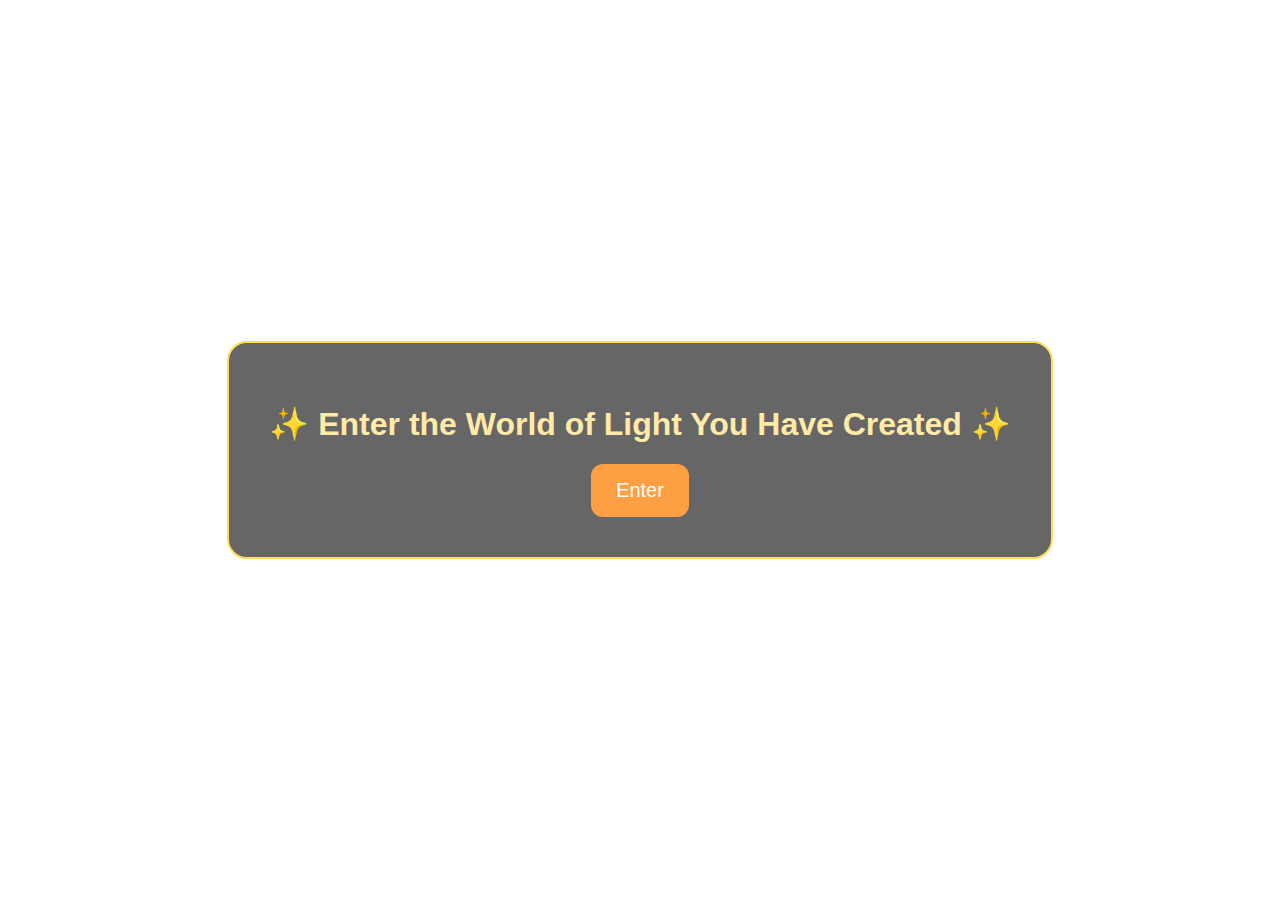
<file: index.html>
<!DOCTYPE html>
<html lang="en">
<head>
  <meta charset="UTF-8" />
  <title>Diwali For You ❤️</title>
  <link rel="stylesheet" href="style.css" />
</head>
<body>
  <div class="container">
    <h1>✨ Enter the World of Light You Have Created ✨</h1>
    <button id="enterBtn">Enter</button>
  </div>

  <script>
    document.getElementById("enterBtn").onclick = () => {
      window.location.href = "games/cleaning-spree/index.html";
    };
  </script>
</body>
</html>
</file>
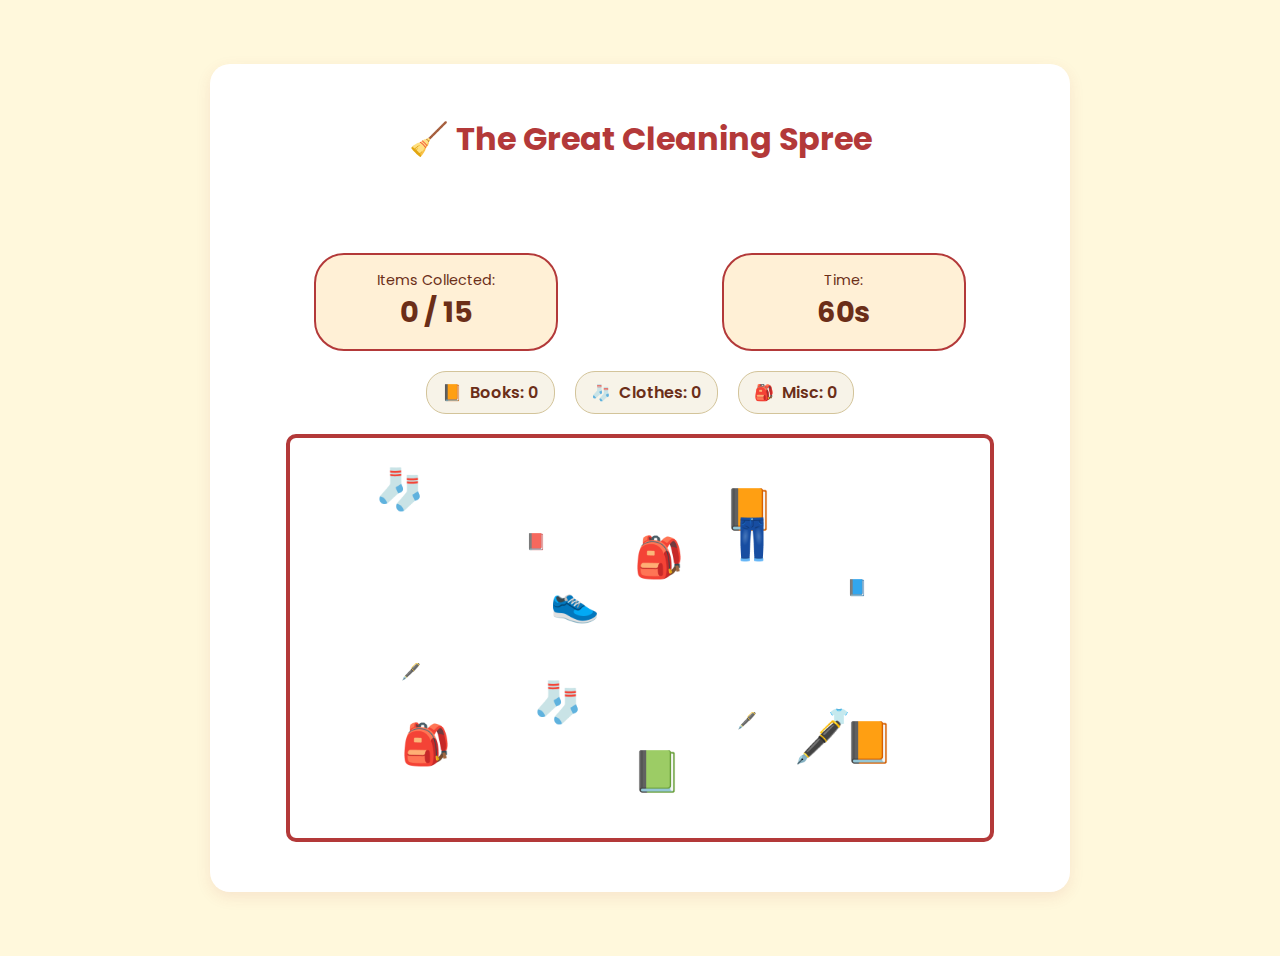
<file: games/cleaning-spree/index.html>
<!DOCTYPE html>
<html lang="en">
<head>
  <meta charset="UTF-8">
  <meta name="viewport" content="width=device-width, initial-scale=1.0">
  <title>The Great Cleaning Spree</title>
  <link rel="stylesheet" href="style.css">
  <link href="https://fonts.googleapis.com/css2?family=Poppins:wght@400;600;700&display=swap" rel="stylesheet">
</head>
<body>
  <div class="game-container">
    <h1 class="game-title">🧹 The Great Cleaning Spree</h1>
    
    <div id="game-status">
        </div>

    <div class="score-board">
        <div class="score-box collected-box">
            <span class="box-label">Items Collected:</span>
            <span class="score-value" id="items-collected">0 / 15</span>
        </div>
        <div class="score-box time-box">
            <span class="box-label">Time:</span>
            <span class="score-value" id="time-left">60s</span>
        </div>
    </div>
    
    <div class="item-list">
        <div class="item-category">
            <span role="img" aria-label="Books icon">📙</span>
            <span id="books-count">Books: 0</span>
        </div>
        <div class="item-category">
            <span role="img" aria-label="Clothes icon">🧦</span>
            <span id="clothes-count">Clothes: 0</span>
        </div>
        <div class="item-category">
            <span role="img" aria-label="Misc icon">🎒</span>
            <span id="misc-count">Misc: 0</span>
        </div>
    </div>

    <div id="room">
      </div>

    <button id="nextBtn" class="next-button" style="display: none;">Next</button>
  </div>

  <script src="script.js"></script>
</body>
</html>
</file>
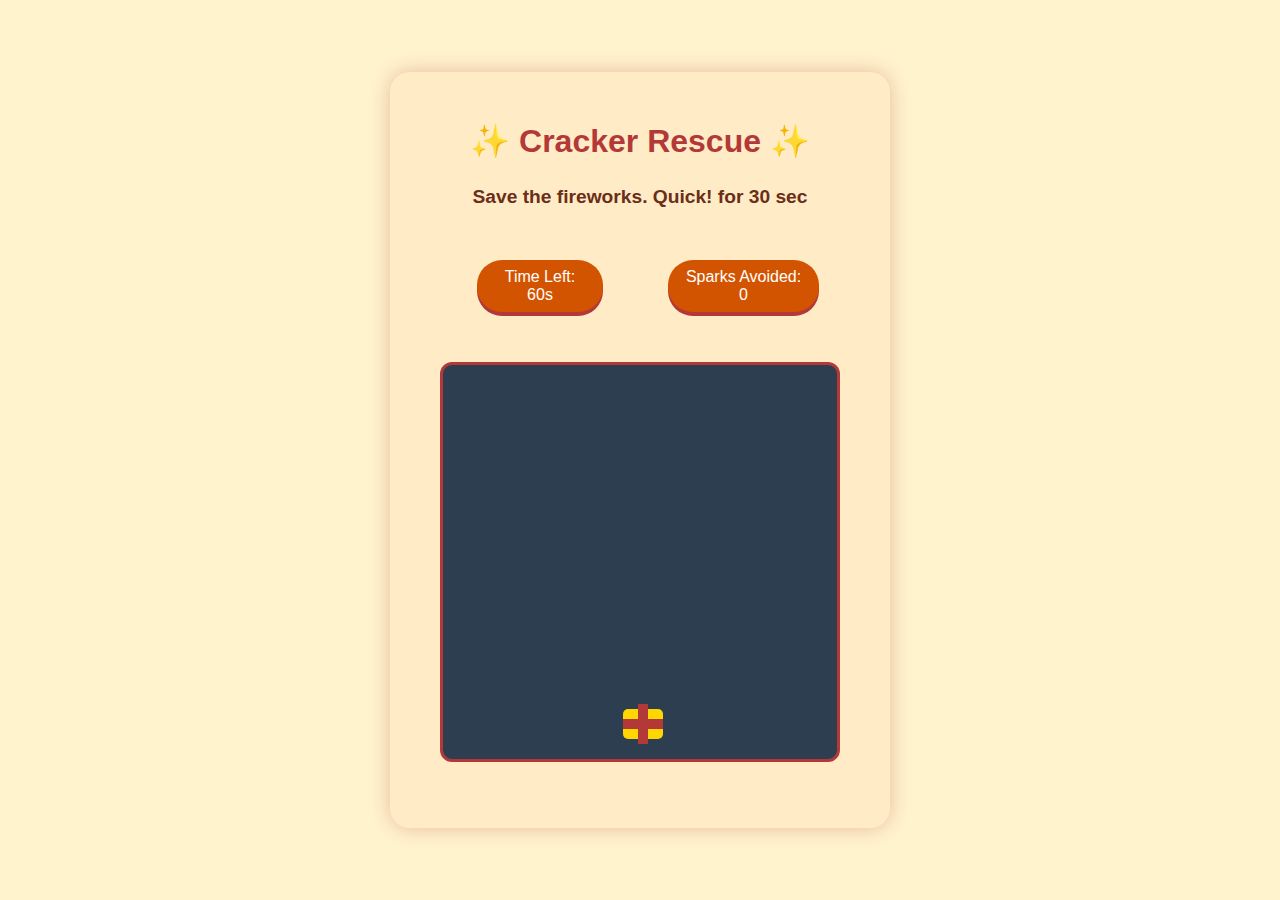
<file: games/cracker-rescue/index.html>
<!DOCTYPE html>
<html lang="en">
<head>
    <meta charset="UTF-8">
    <meta name="viewport" content="width=device-width, initial-scale=1.0">
    <title>Save the Sparkle - Diwali Game</title>
    <link rel="stylesheet" href="style.css">
</head>
<body>
    <div class="game-container">
        <h1>✨ Cracker Rescue ✨</h1>
        <p id="message" class="message">Save the fireworks. Quick! for 30 sec</p>

        <div class="info-container">
            <div class="score-box">Time Left: <span id="timeLeft">60</span>s</div>
            <div class="score-box">Sparks Avoided: <span id="score">0</span></div>
        </div>
        
        <div id="gameArea">
            <div id="player"></div>
                        <div id="explosion">💥</div> 
        </div>

        <a href="../laxmi-trail/index.html" id="nextBtn" class="next-button">Next</a>
    </div>

    <script src="script.js"></script>
</body>
</html>
</file>
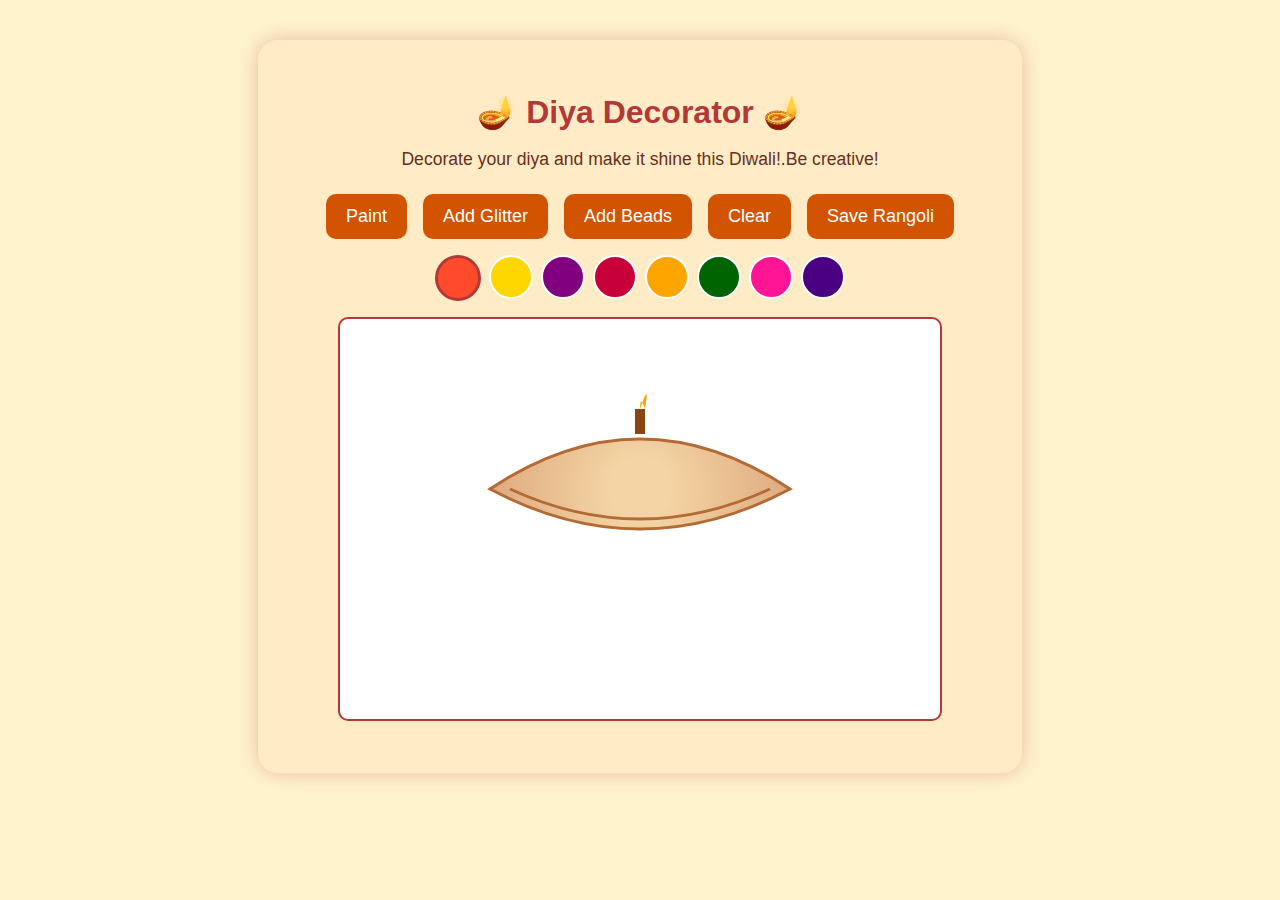
<file: games/diya-decorator/index.html>
<!DOCTYPE html>
<html lang="en">
<head>
    <meta charset="UTF-8">
    <meta name="viewport" content="width=device-width, initial-scale=1.0">
    <title>Diya Decorator - Diwali Games</title>
    <link rel="stylesheet" href="style.css">
</head>
<body>
    <div class="game-container">
        <h1>🪔 Diya Decorator 🪔</h1>
        <p class="message">Decorate your diya and make it shine this Diwali!.Be creative!</p>

        <div class="tools">
            <button id="paint-btn" class="active">Paint</button>
            <button id="glitter-btn">Add Glitter</button>
            <button id="bead-btn">Add Beads</button>
            <button id="clear-btn">Clear</button>
            <button id="save-btn">Save Rangoli</button>
        </div>

        <div class="color-picker">
            <div class="color-option active" style="background-color: #FF4B2B;"></div>
            <div class="color-option" style="background-color: #FFD700;"></div>
            <div class="color-option" style="background-color: #800080;"></div>
            <div class="color-option" style="background-color: #C70039;"></div>
            <div class="color-option" style="background-color: #FFA500;"></div>
            <div class="color-option" style="background-color: #006400;"></div>
            <div class="color-option" style="background-color: #FF1493;"></div>
            <div class="color-option" style="background-color: #4B0082;"></div>
        </div>

        <div class="canvas-container">
            <canvas id="diya-canvas" width="600" height="400"></canvas>
        </div>

        <p class="message" id="save-message" style="display:none;"></p>
        <a href="../light-the-night/index.html" class="next-button" id="next-btn">Next</a>
    </div>

    <script src="script.js"></script>
</body>
</html>
</file>
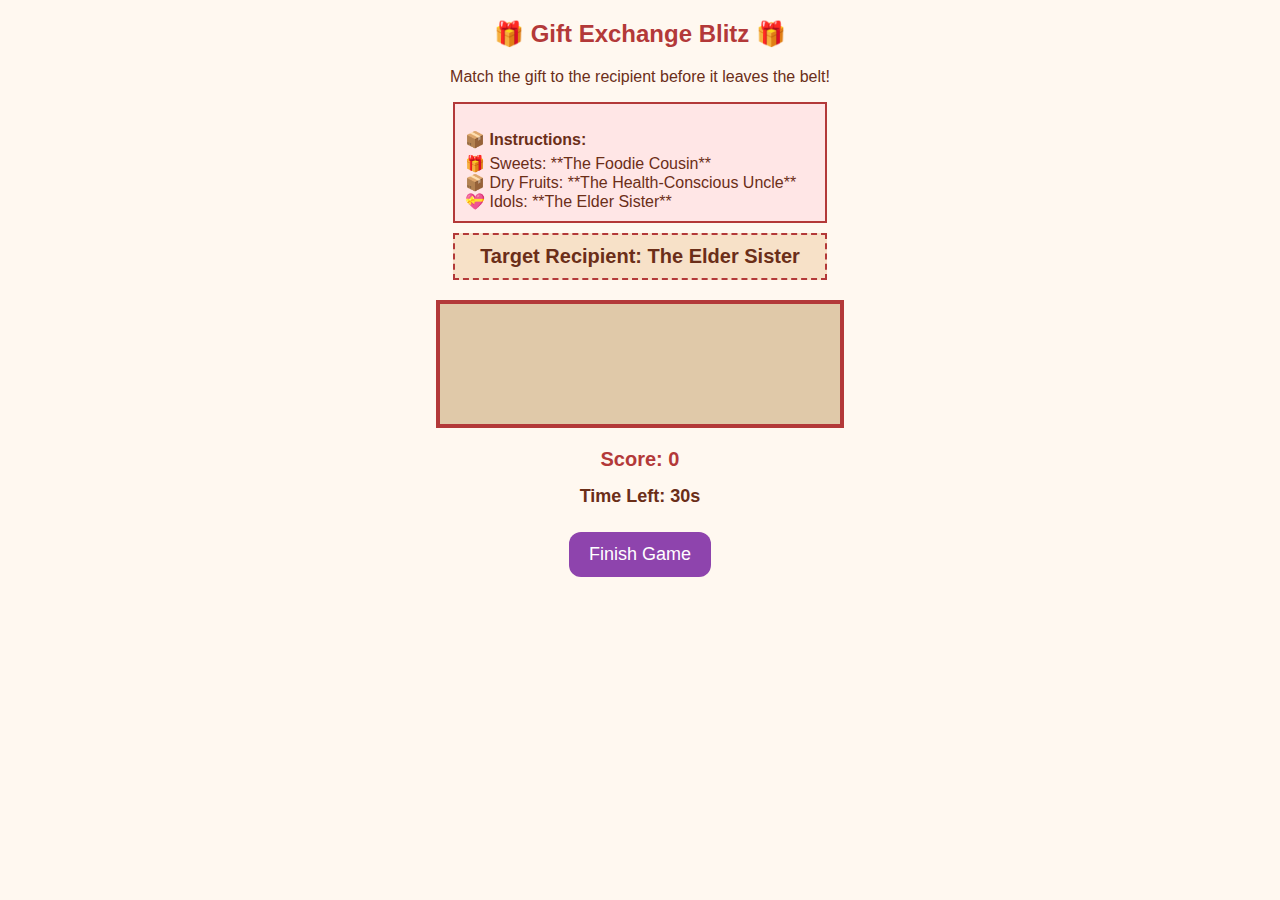
<file: games/gift-exchange-blitz/index.html>
<!DOCTYPE html>
<html lang="en">
<head>
    <meta charset="UTF-8">
    <title>Gift Exchange Blitz</title>
    <link rel="stylesheet" href="style.css">
</head>
<body>
    <script src="script.js"></script>
</body>
</html>
</file>
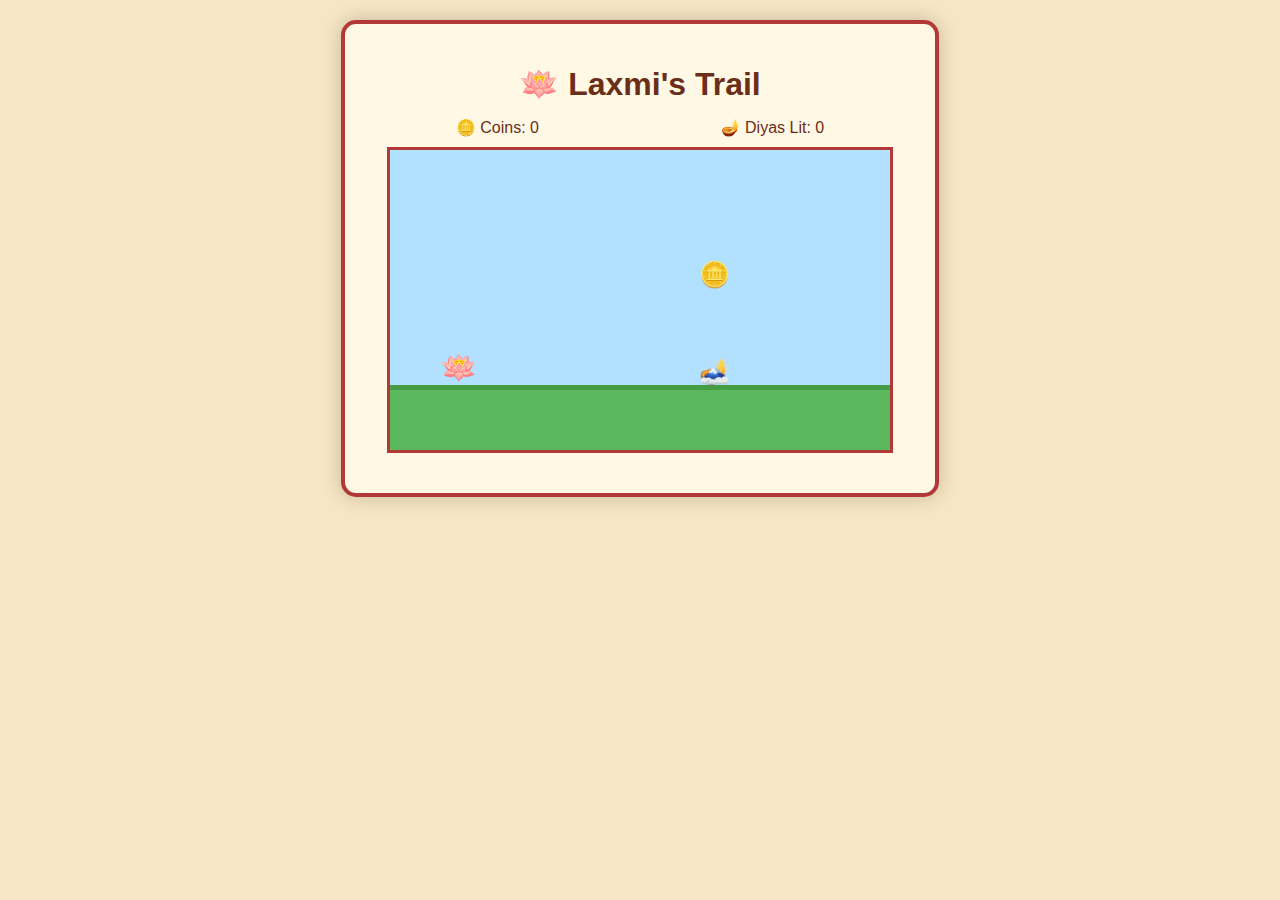
<file: games/laxmi-trail/index.html>
<!DOCTYPE html>
<html lang="en">
<head>
  <meta charset="UTF-8">
  <title>Laxmi's Trail</title>
  <link rel="stylesheet" href="style.css">
</head>
<body>
  <div class="game-container">
    <h1>🪷 Laxmi's Trail</h1>
    <div class="score-container">
      <div class="coins">🪙 Coins: <span id="coin-count">0</span></div>
      <div class="diyas">🪔 Diyas Lit: <span id="diya-count">0</span></div>
    </div>

    <div id="gameArea">
      <div id="player">🪷</div>
      <div id="ground"></div> 
    </div>

    <div id="message" class="hidden"></div>
    <button id="nextBtn" class="hidden">Next</button>
    <button id="replayBtn" class="hidden">Replay</button>
  </div>

  <script src="script.js"></script>
</body>
</html>
</file>
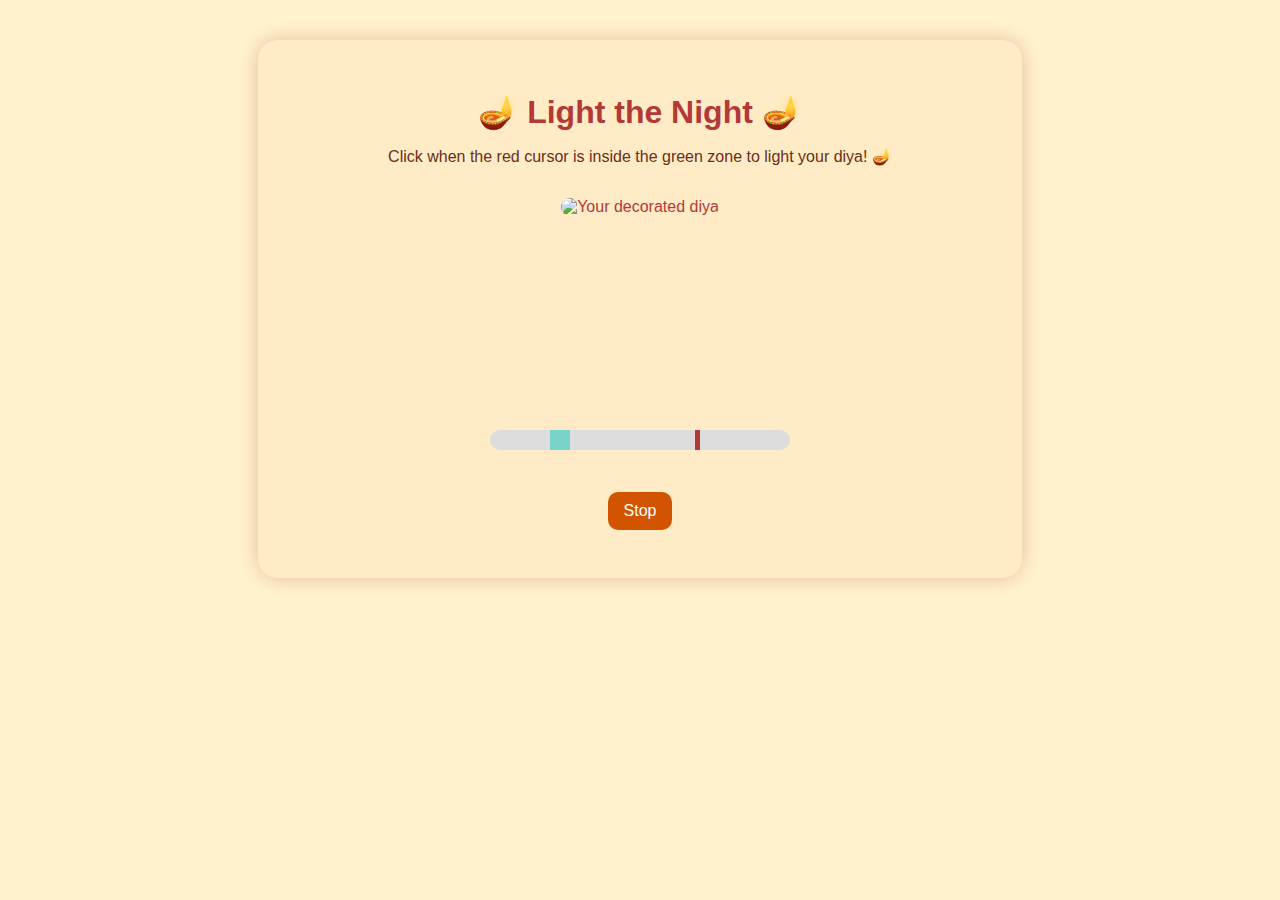
<file: games/light-the-night/index.html>
<!DOCTYPE html>
<html lang="en">
<head>
<meta charset="UTF-8">
<meta name="viewport" content="width=device-width, initial-scale=1.0">
<title>Light the Night - Diwali Games</title>
<link rel="stylesheet" href="style.css">
</head>
<body>

<div class="game-container">
    <h1>🪔 Light the Night 🪔</h1>
    <p class="instructions">Click when the red cursor is inside the green zone to light your diya! 🪔 </p>
    
    <div class="diya-container">
        <img id="decorated-diya" alt="Your decorated diya">
        <div class="flame"></div>
        <div class="wind"></div>
    </div>

    <div class="timing-bar">
        <div class="sweet-spot"></div>
        <div class="cursor"></div>
    </div>
    <div class="controls">
    <button id="stop-btn">Stop</button>
    </div>
    <p class="message" id="sexy-message"></p>
    <a href="../kandil-papercraft/index.html" class="next-button" id="next-btn">Next</a>
</div>

<script src="script.js"></script>
</body>
</html>
</file>
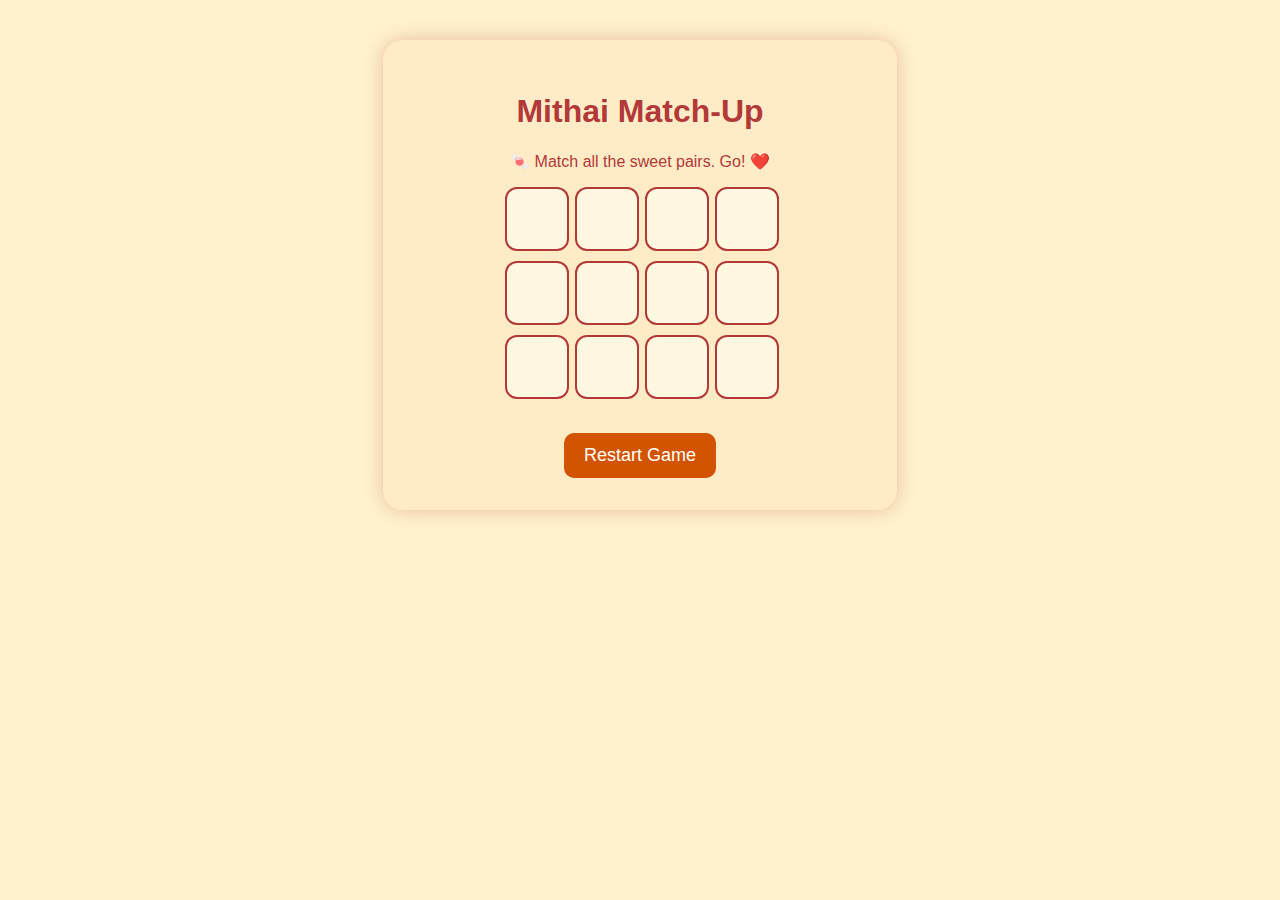
<file: games/mithai-match/index.html>
<!DOCTYPE html>
<html lang="en">
<head>
    <meta charset="UTF-8">
    <meta name="viewport" content="width=device-width, initial-scale=1.0">
    <title>Mithai Match-Up - Diwali Games</title>
    <link rel="stylesheet" href="style.css">
</head>
<body>
    <div class="game-container">
        <h1>Mithai Match-Up</h1>

        <p class="message">🍬 Match all the sweet pairs. Go! ❤️</p>

        <div id="game-board"></div>

        <button id="restart-btn">Restart Game</button>

        <!-- HIDDEN MESSAGE SHOWN AFTER WIN -->
        <p id="win-message" class="hidden">
            I've got a sweet treat that needs to be matched with your mouth... and I promise it's homemade and absolutely delicious. Ready to see if we're a perfect pair?
        </p>

        <!-- HIDDEN NEXT BUTTON -->
        <a href="../rangoli/index.html" id="next-btn" class="next-button hidden">
            Next
        </a>
    </div>

    <script src="script.js"></script>
</body>
</html>
</file>
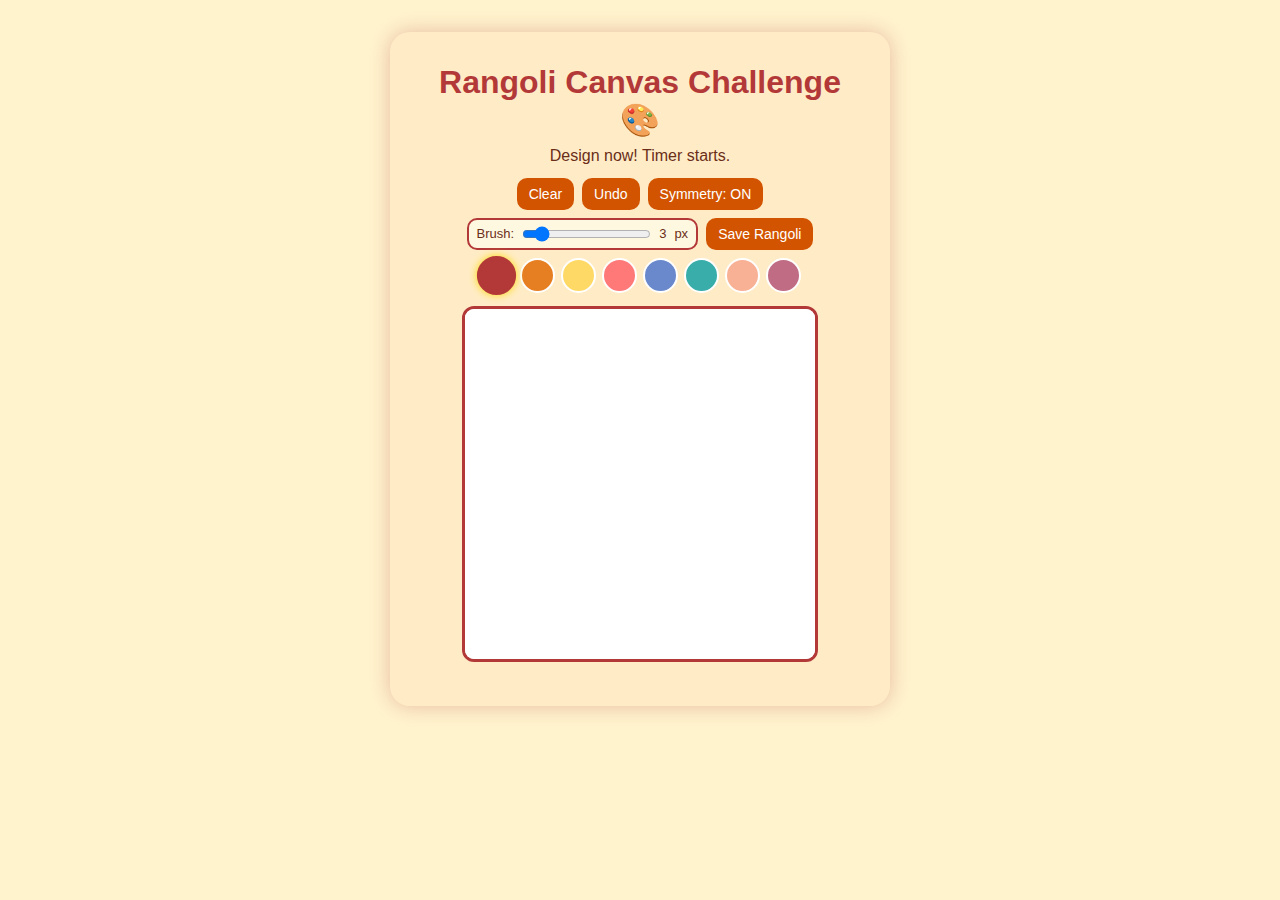
<file: games/rangoli/index.html>
<!DOCTYPE html>
<html lang="en">
<head>
  <meta charset="utf-8" />
  <meta name="viewport" content="width=device-width,initial-scale=1" />
  <title>Digital Rangoli Creator</title>
  <link rel="stylesheet" href="style.css" />
</head>
<body>
  <div class="game-container">
    <h1>Rangoli Canvas Challenge 🎨</h1>
    <p class="message">Design now! Timer starts.</p>

    <div class="tools">
      <button id="clear-btn">Clear</button>
      <button id="undo-btn">Undo</button>
      <button id="symmetry-btn">Symmetry: ON</button>

      <label class="brush-label">
        Brush:
        <input id="brush-size" type="range" min="1" max="20" value="3" />
        <span id="brush-value">3</span> px
      </label>

      <button id="save-btn">Save Rangoli</button>
    </div>

    <div class="color-picker" aria-hidden="false"></div>

    <canvas id="rangoli-canvas" width="350" height="350"></canvas>

    <p class="sexy-message" id="sexy-msg" style="display:none;">
      Let's forget the floor and make a beautiful design... but this time, it'll be a full-body pattern just for you. Get ready for some vibrant coloring.
    </p>

    <a href="../diya-decorator/index.html" class="next-button" id="next-btn" style="display:none;">
      Next
    </a>
  </div>

  <script src="script.js"></script>
</body>
</html>
</file>
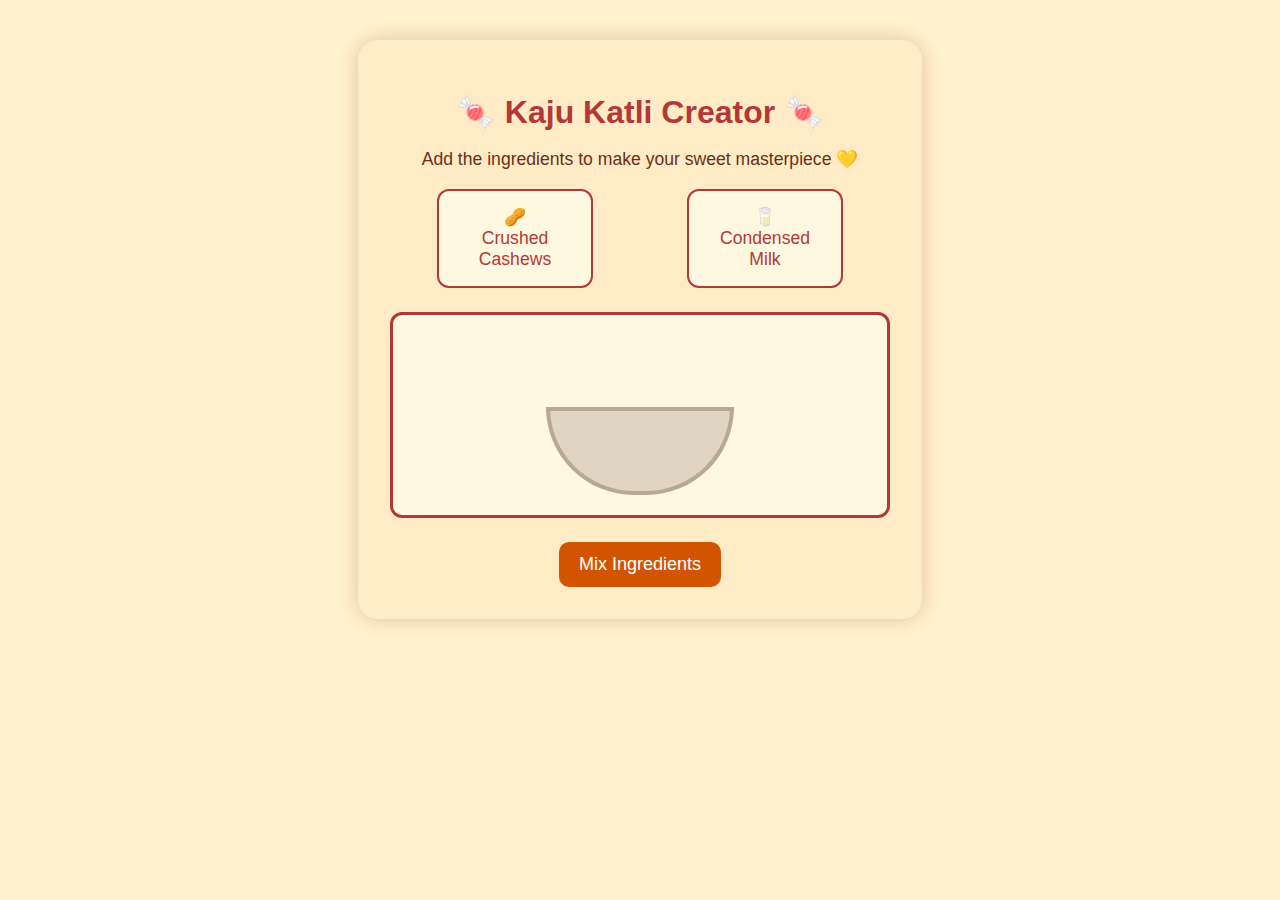
<file: games/sweet-chef/index.html>
<!DOCTYPE html>
<html lang="en">
<head>
    <meta charset="UTF-8">
    <meta name="viewport" content="width=device-width, initial-scale=1.0">
    <title>Kaju Katli Creator</title>
    <link rel="stylesheet" href="style.css">
</head>
<body>

<div class="game-container">
    <h1>🍬 Kaju Katli Creator 🍬</h1>
    <p class="message">Add the ingredients to make your sweet masterpiece 💛</p>

    <div class="ingredients">
        <div class="ingredient" id="cashews">🥜<br>Crushed Cashews</div>
        <div class="ingredient" id="milk">🥛<br>Condensed Milk</div>
    </div>

    <div class="kitchen-scene">
        <div class="bowl"></div>
        <div class="mixture"></div>
        <div class="final-sweet"></div>
    </div>

    <button class="mix-button" disabled>Mix Ingredients</button>

    <p class="done-message" style="display:none;"></p>

    <a href="../mithai-match/index.html" class="next-button" style="display:none;">Next</a>

</div>

<script src="script.js"></script>
</body>
</html>
</file>
<file: style.css>
body {
  margin: 0;
  height: 100vh;
  background: url('https://i.pinimg.com/1200x/57/eb/92/57eb92f72fefd86f76582f5eba0a7f2f.jpg') center/cover no-repeat;
  display: flex;
  justify-content: center;
  align-items: center;
  font-family: 'Poppins', sans-serif;
}

.container {
  text-align: center;
  background: rgba(0,0,0,0.6);
  padding: 40px;
  border-radius: 20px;
  color: #ffeaa7;
  border: 2px solid #ffdd59;
}

button {
  background: #ff9f43;
  border: none;
  padding: 15px 25px;
  font-size: 20px;
  border-radius: 12px;
  cursor: pointer;
  color: white;
}

button:hover {
  background: #ff793f;
}
</file>
<file: games/cleaning-spree/style.css>
body {
  text-align: center;
  /* Soft, neutral background from your theme */
  background: #fff8dc; 
  font-family: 'Poppins', sans-serif;
  color: #6b2e18;
  padding: 20px;
  display: flex;
  justify-content: center;
  align-items: center;
  min-height: 100vh;
}

.game-container {
    background: #ffffff; /* White card */
    padding: 30px;
    border-radius: 20px;
    box-shadow: 0 5px 15px rgba(179, 57, 57, 0.1); /* Subtle shadow using a theme color */
    max-width: 800px;
    width: 95%;
}

.game-title {
  color: #b33939; /* Deep Red/Maroon */
  margin-bottom: 20px;
  font-size: 2rem;
}

/* --- Score Board Styling (Simplified) --- */
.score-board {
    display: flex;
    justify-content: space-around;
    gap: 15px;
    margin: 20px 0;
}

.score-box {
    padding: 15px 30px;
    border-radius: 30px;
    color: #6b2e18; /* Text color */
    min-width: 180px;
    /* Plain color theme, light background */
    background: #fff0d6; /* A slightly darker version of body bg */
    border: 2px solid #b33939; /* Simple border */
    box-shadow: none;
}

.box-label {
    display: block;
    font-size: 0.9rem;
    font-weight: 400;
}

.score-value {
    font-size: 1.8rem;
    font-weight: 700;
}

/* --- Item Categories --- */
.item-list {
    display: flex;
    justify-content: center;
    gap: 20px;
    margin-bottom: 20px;
    flex-wrap: wrap;
}

.item-category {
    display: flex;
    align-items: center;
    gap: 8px;
    /* Simple, light-colored background for categories */
    background: #f7f3e8; 
    padding: 8px 15px;
    border-radius: 20px;
    font-weight: 600;
    color: #6b2e18;
    border: 1px solid #d3c49a;
}

/* --- Room/Game Area --- */
#room {
  width: 100%;
  max-width: 700px;
  height: 400px;
  margin: 20px auto;
  border: 4px solid #b33939;
  background-size: cover;
  background-position: center;
  /* Initial Cluttered Background */
  background-image: url('https://i.pinimg.com/1200x/1d/46/bd/1d46bd3d624999e93c00d0575a2268c4.jpg'); 
  position: relative;
  overflow: hidden;
  border-radius: 10px;
  transition: background-image 1s ease-in-out;
}

/* New clean background for when the game is won */
#room.clean {
    background-image: url('https://i.pinimg.com/736x/b7/47/2b/b7472b76c0f387b91d79bcd234622889.jpg'); 
    border-color: #4CAF50; /* Still nice to have a visual success indicator */
}

/* --- Hidden Items --- */
.item {
  position: absolute;
  cursor: pointer;
  transition: transform 0.2s;
  font-size: 2.5rem; 
  line-height: 1;
}

.item-small {
    font-size: 1rem; 
    opacity: 0.8;
}

.item:hover {
  transform: scale(1.3) rotate(5deg);
}

/* --- Success Message --- */
#game-status {
    min-height: 50px;
    margin-bottom: 15px;
    color: #4CAF50;
    font-size: 1.1rem;
}

.success-message {
    font-size: 1.5rem;
    font-weight: 700;
    color: #b33939; /* Theme color for the main message */
}

/* --- Next Button --- */
.next-button {
  margin-top: 25px;
  padding: 15px 30px;
  border:none;
  border-radius: 30px;
  /* Plain purple color from your original button style */
  background: #8e44ad;
  color:white;
  font-size: 1.2rem;
  font-weight: 600;
  cursor: pointer;
  transition: background 0.2s, transform 0.2s;
}

.next-button:hover {
  background: #732d91; /* Darker purple on hover */
  transform: translateY(-1px);
}
</file>
<file: games/cracker-rescue/style.css>
/* General Styles */
* {
    margin: 0;
    padding: 0;
    box-sizing: border-box;
}

body {
    text-align: center;
    background: #fff3cd; /* Light Yellow/Khaki */
    font-family: 'Arial', sans-serif; /* Fallback font */
    color: #b33939; /* Deep Red/Brown */
    padding: 2rem;
    min-height: 100vh;
    display: flex;
    flex-direction: column;
    align-items: center;
    justify-content: center;
}

.game-container {
    background: #ffecc7; /* Lighter Yellow/Orange */
    padding: 2rem;
    border-radius: 20px;
    max-width: 500px;
    width: 100%;
    margin: auto;
    box-shadow: 0 0 20px rgba(179,57,57,0.3);
}

h1 { 
    color: #b33939; 
    margin-bottom: 0.5rem; 
}

#message { 
    color: #6b2e18; /* Darker Brown */
    font-size: 1.2rem; 
    min-height: 1.5rem;
    margin-bottom: 1rem;
    font-weight: bold;
}

/* Game Area */
#gameArea {
    width: 400px;
    height: 400px;
    border: 3px solid #b33939; /* Deep Red/Brown Border */
    border-radius: 12px;
    margin: 1rem auto;
    position: relative;
    overflow: hidden;
    background: #2c3e50; /* Dark background for visibility */
}

/* Player (Gift Box) */
#player {
    width: 50px;
    height: 50px;
    /* Player as a stylized Gift Box */
    background: url('data:image/svg+xml;utf8,<svg xmlns="http://www.w3.org/2000/svg" viewBox="0 0 50 50"><rect x="5" y="10" width="40" height="30" fill="%23FFD700" rx="5"/><rect x="20" y="5" width="10" height="40" fill="%23b33939"/><rect x="5" y="20" width="40" height="10" fill="%23b33939"/></svg>') center/contain no-repeat;
    position: absolute;
    bottom: 10px;
    left: 175px;
    transition: left 0.1s ease-out;
}

/* Sparkler Spark */
.spark {
    width: 8px;
    height: 8px;
    background: #ffd700; /* Gold/Yellow color for a spark */
    position: absolute;
    top: 0;
    border-radius: 50%;
    box-shadow: 0 0 5px #ffd700, 0 0 10px #e67e22; 
    animation: pulse 0.5s infinite alternate;
}

@keyframes pulse {
    0% { transform: scale(1); }
    100% { transform: scale(1.5); }
}

/* Explosion Effect */
#explosion {
    position: absolute;
    top: 50%;
    left: 50%;
    transform: translate(-50%, -50%);
    font-size: 5rem;
    pointer-events: none; /* Allows clicks to pass through */
    display: none; /* Initially hidden */
    z-index: 10;
    animation: explodeFade 0.5s ease-out forwards;
}

@keyframes explodeFade {
    0% { transform: translate(-50%, -50%) scale(0.5); opacity: 1; }
    100% { transform: translate(-50%, -50%) scale(2); opacity: 0; }
}


/* Score/Time Display */
.info-container {
    display: flex;
    justify-content: space-around;
    margin: 1rem 0;
    gap: 10px;
}

.score-box {
    background: #d35400; /* Orange/Red from the theme */
    color: white;
    padding: 0.5rem 1rem;
    border-radius: 25px;
    flex-grow: 1;
    box-shadow: 0 4px #b33939; /* 3D effect */
}

/* Next Button */
.next-button {
    margin-top: 25px;
    padding: 10px 16px;
    border: none;
    border-radius: 12px;
    background: #4ECDC4; /* Teal color */
    color: white;
    font-size: 1.05rem;
    cursor: pointer;
    display: none; /* Initially hidden */
    transition: transform 0.2s, box-shadow 0.2s;
    text-decoration: none;
}

.next-button:hover {
    transform: translateY(-2px);
    box-shadow: 0 5px 15px rgba(78, 205, 196, 0.4);
}
</file>
<file: games/diya-decorator/style.css>
body {
    text-align: center;
    background: #fff3cd; /* warm festive background */
    font-family: 'Poppins', sans-serif;
    color: #b33939;
    padding: 2rem;
}

.game-container {
    background: #ffecc7;
    padding: 2rem;
    border-radius: 20px;
    max-width: 700px;
    margin: auto;
    box-shadow: 0 0 20px rgba(179, 57, 57, 0.3);
}

h1 {
    color: #b33939;
    margin-bottom: 0.5rem;
}

.message {
    font-size: 1.1rem;
    margin-bottom: 1.5rem;
    color: #6b2e18;
}

.tools {
    display: flex;
    justify-content: center;
    gap: 1rem;
    flex-wrap: wrap;
    margin-bottom: 1rem;
}

.color-picker {
    display: flex;
    justify-content: center;
    gap: 0.5rem;
    flex-wrap: wrap;
    margin-bottom: 1rem;
}

.color-option {
    width: 40px;
    height: 40px;
    border-radius: 50%;
    border: 2px solid white;
    cursor: pointer;
    transition: transform 0.2s;
}

.color-option:hover { transform: scale(1.1); }
.color-option.active { border: 3px solid #b33939; }

.canvas-container { margin: auto; margin-bottom: 1rem; }
#diya-canvas {
    border: 2px solid #b33939;
    border-radius: 10px;
    background: white;
    cursor: crosshair;
}

button {
    background: #d35400;
    border: none;
    padding: 12px 20px;
    font-size: 18px;
    border-radius: 10px;
    color: white;
    cursor: pointer;
    transition: transform 0.2s, box-shadow 0.2s;
}

button:hover { background: #e67e22; }

.next-button {
    display: none;
    margin-top: 15px;
    padding: 12px 20px;
    background: #4ECDC4;
    color: white;
    border-radius: 12px;
    text-decoration: none;
}

.next-button:hover { box-shadow: 0 5px 15px rgba(78, 205, 196, 0.4); }
</file>
<file: games/gift-exchange-blitz/style.css>
body {
    text-align: center;
    background: #fff8f0;
    font-family: 'Poppins', sans-serif;
    color: #6b2e18;
    margin: 0;
    padding: 0;
}

h2 {
    color: #b33939;
}

#target-display {
    margin: 10px auto;
    padding: 10px;
    background: #f7e1c8;
    border: 2px dashed #b33939;
    width: 350px;
    font-size: 20px;
    font-weight: bold;
}

#instructions {
    margin: 10px auto; 
    padding: 10px; 
    background: #ffe6e6; 
    border: 2px solid #b33939; 
    width: 350px; 
    font-size: 16px;
    text-align: left;
}

#instructions ul {
    list-style: none;
    padding: 0;
    margin: 5px 0 0 0;
}

#belt {
    width: 400px;
    height: 120px;
    margin: 20px auto;
    background: #e0c9a9;
    position: relative;
    overflow: hidden;
    border: 4px solid #b33939;
}

/* Base gift style - uses padding to size the container for the emoji */
.gift {
    width: 50px;
    height: 50px;
    position: absolute;
    top: 35px;
    cursor: pointer;
    transition: transform 0.2s, box-shadow 0.3s;
    border-radius: 8px;
    /* Center the emoji */
    display: flex;
    justify-content: center;
    align-items: center;
    font-size: 30px; /* Size of the emoji */
}

/* Emojis applied via the ::before pseudo-element */
.sweets::before {
    content: '🎁';
}

.dry-fruits::before {
    content: '📦';
}

.idols::before {
    content: '💝';
}

.gift:hover {
    transform: scale(1.2);
    box-shadow: 0 0 10px rgba(255, 215, 0, 0.8);
}

/* Feedback classes for a visual "flash" */
.correct-match {
    background-color: #4CAF50;
    opacity: 0.5;
}

.incorrect-match {
    background-color: #F44336;
    opacity: 0.5;
}

button {
    margin-top: 25px;
    padding: 12px 20px;
    border: none;
    border-radius: 12px;
    background: #8e44ad;
    color: white;
    font-size: 18px;
    cursor: pointer;
    transition: background 0.2s;
}

button:hover {
    background: #732d91;
}

#score, #timer {
    margin-top: 15px;
    font-size: 20px;
    font-weight: bold;
    color: #b33939;
}

#timer {
    font-size: 18px;
    color: #6b2e18;
}

/* Style for the Final Message Container */
.final-message-container {
    padding: 20px; 
    margin: 30px auto; 
    max-width: 650px; 
    background: linear-gradient(145deg, #ffd700, #ff8c00); 
    border-radius: 20px; 
    border: 5px solid #8e44ad; 
    color: #6b2e18; 
    box-shadow: 0 10px 20px rgba(0,0,0,0.4); 
    text-align: center;
}
</file>
<file: games/laxmi-trail/style.css>
body {
  text-align: center;
  background: #f7e6c3; /* Lighter background */
  font-family: 'Poppins', sans-serif;
  color: #6b2e18;
}

.game-container {
  max-width: 550px; /* Slightly wider */
  margin: 20px auto;
  background: #fff8e5;
  border: 4px solid #b33939; /* Thicker border */
  padding: 20px;
  border-radius: 15px;
  box-shadow: 0 0 20px rgba(0, 0, 0, 0.2);
}

h1 {
  margin-bottom: 15px;
}

.score-container {
    display: flex;
    justify-content: space-around;
    margin-bottom: 10px;
}

#gameArea {
  width: 500px; /* Wider game area */
  height: 300px;
  margin: 0 auto 20px;
  border: 3px solid #b33939;
  position: relative;
  overflow: hidden;
  background: #b2e0ff; /* Sky color */
  font-size: 30px;
}

#ground {
    position: absolute;
    bottom: 0;
    left: 0;
    width: 100%;
    height: 60px; /* Ground height */
    background: #5cb85c; /* Grass color */
    border-top: 5px solid #449d44;
    z-index: 1; /* Ensure ground is behind most items */
}

#player {
  position: absolute;
  /* Adjusted to sit on top of the new ground element (60px height) */
  bottom: 65px; 
  left: 50px;
  transition: bottom 0.1s; /* Smooth movement */
  z-index: 10;
}

.item {
  position: absolute;
  font-size: 25px;
  z-index: 5;
}

.coin { color: gold; }
.diya { color: orange; }
.obstacle { color: grey; }

.house { 
    /* Made the house much bigger */
    font-size: 80px; 
    bottom: 40px !important; /* Force it to the ground */
    z-index: 8;
}

.hidden { display: none; }

#nextBtn, #replayBtn {
  margin: 10px;
  padding: 10px 20px;
  font-size: 18px;
  border-radius: 12px;
  border: none;
  background: #e67e22; /* Diwali-themed color */
  color: white;
  cursor: pointer;
}

#nextBtn:hover, #replayBtn:hover { background: #d35400; }
</file>
<file: games/light-the-night/style.css>
body {
    text-align: center;
    background: #fff3cd; /* warm festive background */
    font-family: 'Poppins', sans-serif;
    color: #b33939;
    padding: 2rem;
}

.game-container {
    background: #ffecc7;
    padding: 2rem;
    border-radius: 20px;
    max-width: 700px;
    margin: auto;
    box-shadow: 0 0 20px rgba(179, 57, 57, 0.3);
}

h1 { color: #b33939; margin-bottom: 0.5rem; }
.instructions { margin: 1rem 0; color: #6b2e18; }
.message { font-size: 1.1rem; margin: 1rem 0; color: #6b2e18; }

.diya-container { position: relative; margin: 2rem auto; width: 300px; height: 200px; }
#decorated-diya { width: 100%; height: 100%; object-fit: contain; border-radius: 12px; }

.flame {
    position: absolute; top: 25%; left: 50%;
    transform: translate(-50%,-50%);
    width: 20px; height: 30px;
    background: radial-gradient(#FFD700,#FF4500);
    border-radius: 50% 50% 20% 20%;
    opacity: 0;
    animation: flicker 0.3s infinite alternate;
}
@keyframes flicker { 0% { transform: translate(-50%,-50%) scale(1); } 100% { transform: translate(-50%,-50%) scale(1.3); } }

.timing-bar {
    width: 300px; height: 20px; background: #ddd;
    border-radius: 10px; margin: 2rem auto; position: relative; overflow: hidden;
}
.sweet-spot {
    position: absolute; width: 20px; height: 100%;
    background: #4ECDC4; opacity: 0.7;
}
.cursor { position: absolute; width: 5px; height: 100%; background: #b33939; }

.next-button {
    display: none; margin-top: 15px;
    padding: 12px 20px; background: #4ECDC4;
    color: white; border-radius: 12px; text-decoration: none;
}
.next-button:hover { box-shadow: 0 5px 15px rgba(78,205,196,0.4); }

.wind {
    position: absolute; top: 50%;
    width: 100px; height: 2px; background: rgba(255,255,255,0.5);
    transform-origin: left; animation: wind 1s infinite; display: none;
}
@keyframes wind { 0% { transform: scaleX(1); opacity:0.8; } 100% { transform: scaleX(2); opacity:0; } }
.controls button {
    margin-top: 10px;
    background: #d35400;
    border: none;
    padding: 10px 16px;
    font-size: 16px;
    border-radius: 10px;
    color: white;
    cursor: pointer;
    transition: transform 0.2s, box-shadow 0.2s;
}
.controls button:hover { background: #e67e22; }
</file>
<file: games/mithai-match/style.css>
body {
    text-align: center;
    background: #fff3cd;
    font-family: 'Poppins', sans-serif;
    color: #b33939;
    padding: 2rem;
}

.game-container {
    background: #ffecc7;
    padding: 2rem;
    border-radius: 20px;
    max-width: 450px;
    margin: auto;
    box-shadow: 0 0 20px rgba(179, 57, 57, 0.3);
}

#game-board {
    display: grid;
    grid-template-columns: repeat(4, 60px);
    grid-gap: 10px;
    justify-content: center;
    margin-bottom: 1.5rem;
}

.sweet {
    width: 60px;
    height: 60px;
    font-size: 2rem;
    cursor: pointer;
    background: #fff8e1;
    border: 2px solid #b33939;
    border-radius: 12px;
    display: flex;
    justify-content: center;
    align-items: center;
    transition: transform .2s;
}

.sweet:hover { transform: scale(1.2); }

button, .next-button {
    background: #d35400;
    border: none;
    padding: 12px 20px;
    font-size: 18px;
    border-radius: 10px;
    color: white;
    cursor: pointer;
    margin-top: 10px;
    display: inline-block;
}

button:hover, .next-button:hover {
    background: #e67e22;
}

.hidden { display: none; }

#win-message {
    font-size: 1.2rem;
    color: #6b2e18;
    margin-top: 20px;
    animation: fadeIn 1s ease-in;
}

@keyframes fadeIn {
    from { opacity: 0; transform: scale(0.95); }
    to { opacity: 1; transform: scale(1); }
}
</file>
<file: games/rangoli/style.css>
* { box-sizing: border-box; margin: 0; padding: 0; }
body {
  text-align: center;
  background: #fff3cd;
  font-family: 'Poppins', sans-serif;
  color: #b33939;
  padding: 2rem;
}
.game-container {
  background: #ffecc7;
  padding: 2rem;
  border-radius: 20px;
  max-width: 500px;
  margin: auto;
  box-shadow: 0 0 20px rgba(179,57,57,0.3);
}
h1 { color: #b33939; margin-bottom: 0.5rem; }
.message { color: #6b2e18; margin-bottom: .8rem; }
.tools {
  display:flex;
  gap:8px;
  flex-wrap:wrap;
  justify-content:center;
  margin-bottom:8px;
  align-items:center;
}
button {
  background:#d35400;
  border:none;
  padding:8px 12px;
  font-size:14px;
  border-radius:10px;
  color:white;
  cursor:pointer;
}
button:hover { background:#e67e22; transform: translateY(-2px); }
.color-picker { display:flex; gap:6px; justify-content:center; margin-bottom:10px; flex-wrap:wrap; }
.color-option {
  width:35px; height:35px; border-radius:50%; border:2px solid #fff; cursor:pointer;
  transition: transform .15s, box-shadow .15s;
}
.color-option:hover, .color-option.active { transform:scale(1.12); box-shadow:0 0 8px #ffd700; border:3px solid #b33939; }
#rangoli-canvas {
  border:3px solid #b33939;
  border-radius:12px;
  background:white;
  cursor:crosshair;
  display:block;
  margin: 0.8rem auto;
}
.sexy-message { font-size:1.05rem; margin-top:1rem; color:#b33939; animation:fadeIn .8s ease forwards; }
@keyframes fadeIn { from {opacity:0} to {opacity:1} }
.next-button {
  display:inline-block; margin-top:15px; padding:10px 16px; background:#4ECDC4; color:white; border-radius:12px; text-decoration:none;
}
.next-button:hover { box-shadow:0 5px 15px rgba(78,205,196,0.4); transform: translateY(-2px); }
.brush-label {
  display:flex; gap:8px; align-items:center; background:#fff8e1; padding:6px 8px; border-radius:10px; border:2px solid #b33939;
  font-size:13px; color:#6b2e18;
}
#brush-size { cursor:pointer; }
</file>
<file: games/sweet-chef/style.css>
body {
    text-align: center;
    background: #fff3cd;
    font-family: 'Poppins', sans-serif;
    color: #b33939;
    padding: 2rem;
}

.game-container {
    background: #ffecc7;
    padding: 2rem;
    border-radius: 20px;
    max-width: 500px;
    margin: auto;
    box-shadow: 0 0 20px rgba(179, 57, 57, 0.3);
}

h1 {
    color: #b33939;
    margin-bottom: 1rem;
}

.message {
    font-size: 1.1rem;
    margin-bottom: 1.2rem;
    color: #6b2e18;
}

.ingredients {
    display: flex;
    justify-content: space-around;
    margin-bottom: 1.5rem;
}

.ingredient {
    background: #fff8e1;
    padding: 1rem;
    border-radius: 12px;
    border: 2px solid #b33939;
    cursor: pointer;
    width: 120px;
    transition: transform .2s;
    font-size: 1.1rem;
}

.ingredient:hover {
    transform: scale(1.1);
    box-shadow: 0 0 10px gold;
}

.kitchen-scene {
    background: #fff8e1;
    border-radius: 12px;
    height: 200px;
    position: relative;
    margin-bottom: 1.5rem;
    border: 3px solid #b33939;
}

.bowl {
    position: absolute;
    bottom: 20px;
    left: 50%;
    transform: translateX(-50%);
    width: 180px;
    height: 80px;
    background: #e0d5c0;
    border-radius: 0 0 90px 90px;
    border: 4px solid #b9a894;
}

.mixture {
    position: absolute;
    left: 50%;
    bottom: 50px;
    transform: translateX(-50%);
    width: 120px;
    height: 0px;
    background: #f5ddb2;
    border-radius: 15px;
    transition: all .6s ease;
}

.final-sweet {
    position: absolute;
    left: 50%;
    bottom: 70px;
    transform: translateX(-50%);
    width: 90px;
    height: 60px;
    background: #f5ddb2;
    clip-path: polygon(50% 0%, 100% 50%, 50% 100%, 0% 50%);
    display: none;
}

button {
    background: #d35400;
    border: none;
    padding: 12px 20px;
    font-size: 18px;
    border-radius: 10px;
    color: white;
    cursor: pointer;
}

button:hover {
    background: #e67e22;
}

.next-button {
    display: inline-block;
    margin-top: 18px;
    padding: 12px 20px;
    background: #4ECDC4;
    color: white;
    border-radius: 12px;
    text-decoration: none;
}

.next-button:hover {
    box-shadow: 0 5px 15px rgba(78, 205, 196, 0.4);
}

.done-message {
    margin-top: 15px;
    font-size: 1.2rem;
    color: #7a3b24;
    font-weight: bold;
}
</file>
